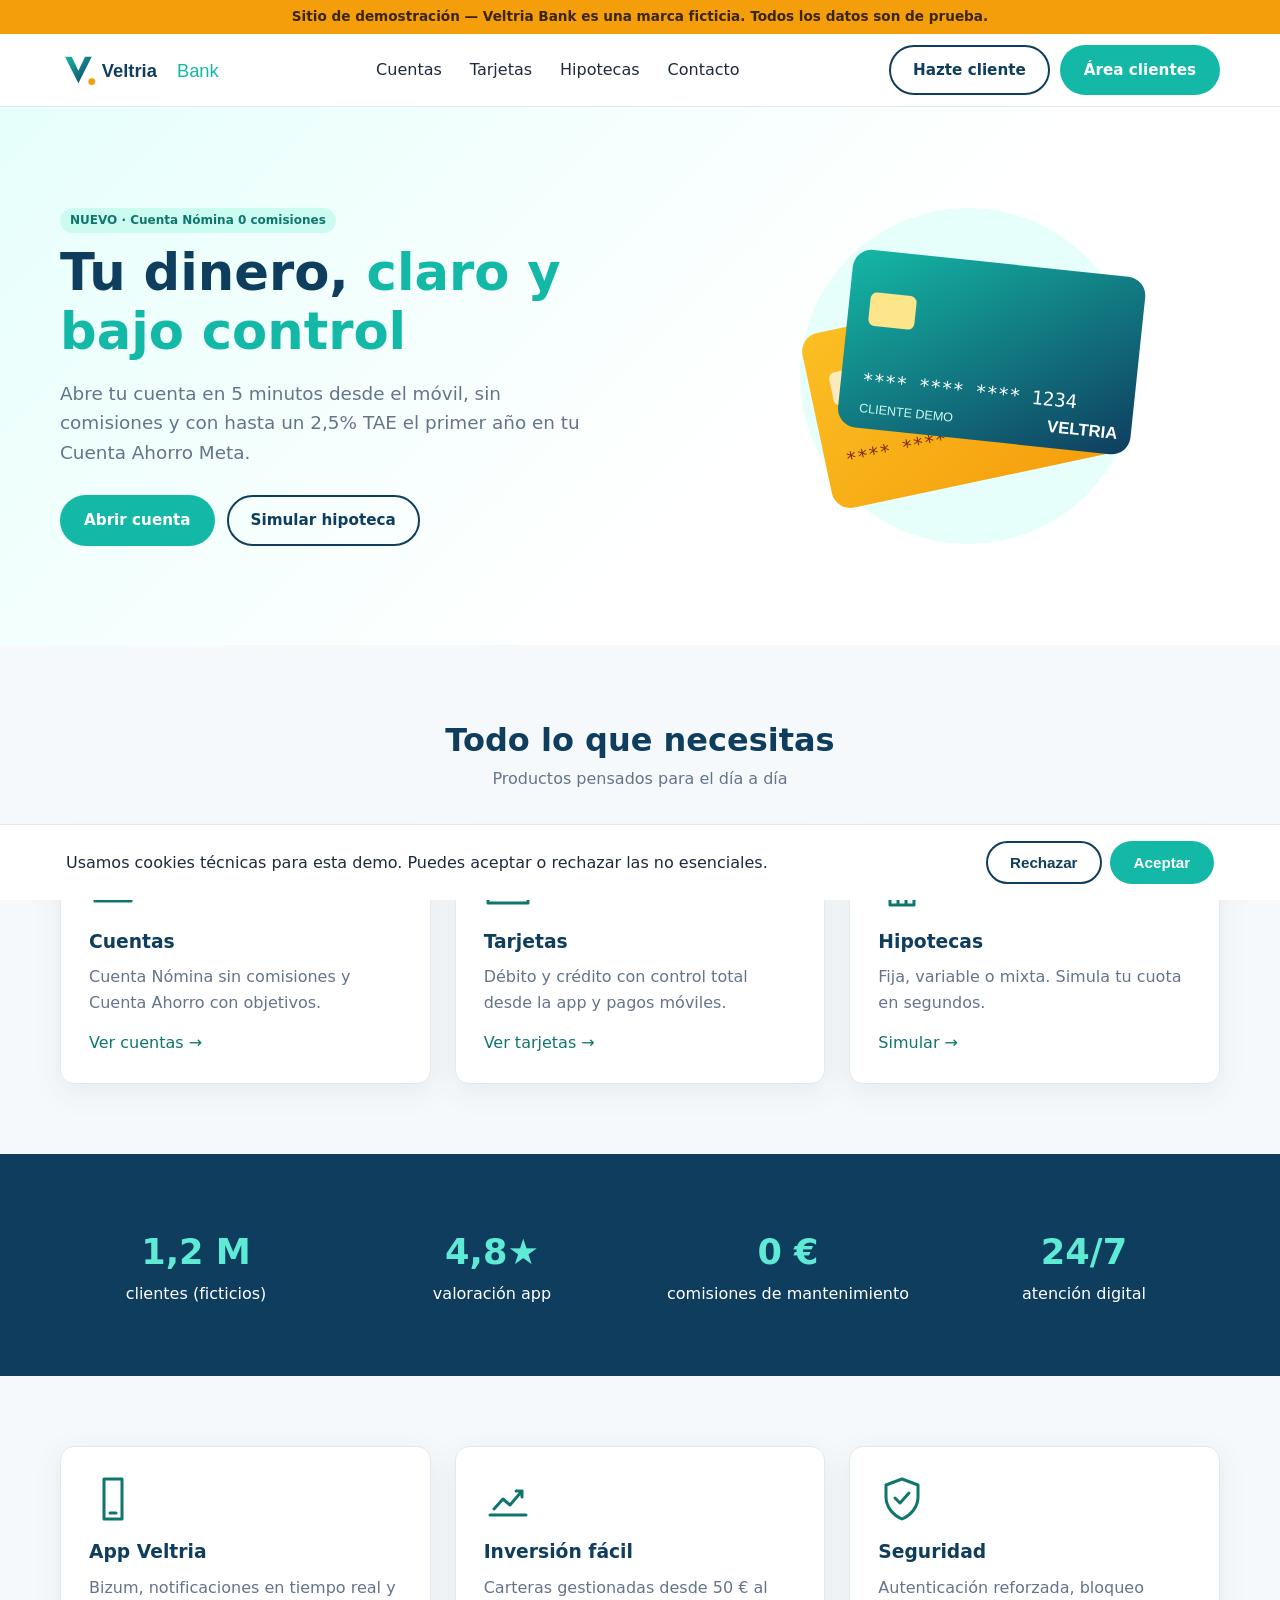
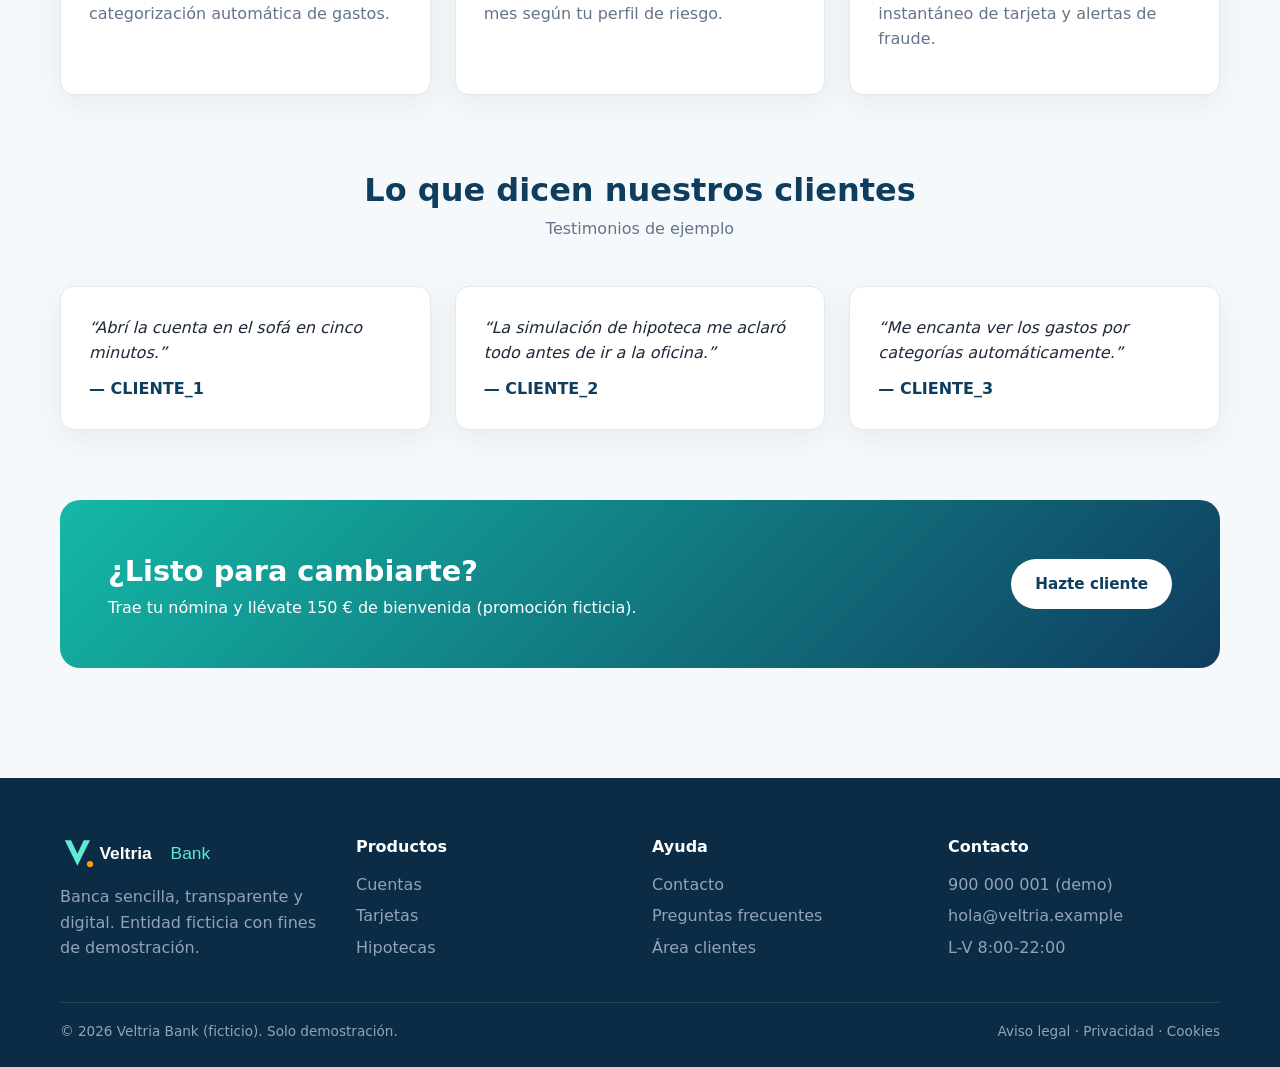
<file: index.html>
<!DOCTYPE html>
<html lang="es">
<head>
<meta charset="UTF-8">
<meta name="viewport" content="width=device-width, initial-scale=1.0">
<title>Inicio | Veltria Bank (demo)</title>
<link rel="icon" href="images/favicon.svg" type="image/svg+xml">
<link rel="stylesheet" href="css/styles.css">
</head>
<body>
<div class="demo-banner">Sitio de demostración — Veltria Bank es una marca ficticia. Todos los datos son de prueba.</div>
<header><div class="container nav">
  <a class="logo" href="index.html"><img src="images/logo.svg" alt="Veltria Bank"></a>
  <ul><li><a href="html/cuentas.html">Cuentas</a></li><li><a href="html/tarjetas.html">Tarjetas</a></li><li><a href="html/hipotecas.html">Hipotecas</a></li><li><a href="html/contacto.html">Contacto</a></li></ul>
  <div class="nav-actions">
    <a class="btn btn-outline" href="html/contacto.html">Hazte cliente</a>
    <a class="btn btn-primary" href="html/login.html">Área clientes</a>
    <button class="menu-toggle" aria-label="Menú">☰</button>
  </div>
</div></header>

<section class="hero"><div class="container">
  <div><span class="tag">NUEVO · Cuenta Nómina 0 comisiones</span>
  <h1>Tu dinero, <span>claro y bajo control</span></h1>
  <p>Abre tu cuenta en 5 minutos desde el móvil, sin comisiones y con hasta un 2,5% TAE el primer año en tu Cuenta Ahorro Meta.</p>
  <div class="cta"><a class="btn btn-primary" href="html/cuentas.html">Abrir cuenta</a><a class="btn btn-outline" href="html/hipotecas.html">Simular hipoteca</a></div></div>
  <img src="images/hero.svg" alt="Tarjetas Veltria">
</div></section>
<section><div class="container">
  <div class="section-title"><h2>Todo lo que necesitas</h2><p>Productos pensados para el día a día</p></div>
  <div class="grid grid-3">
    <div class="card"><img class="icon" src="images/icon-cuenta.svg" alt=""><h3>Cuentas</h3><p>Cuenta Nómina sin comisiones y Cuenta Ahorro con objetivos.</p><a href="html/cuentas.html">Ver cuentas →</a></div>
    <div class="card"><img class="icon" src="images/icon-tarjeta.svg" alt=""><h3>Tarjetas</h3><p>Débito y crédito con control total desde la app y pagos móviles.</p><a href="html/tarjetas.html">Ver tarjetas →</a></div>
    <div class="card"><img class="icon" src="images/icon-casa.svg" alt=""><h3>Hipotecas</h3><p>Fija, variable o mixta. Simula tu cuota en segundos.</p><a href="html/hipotecas.html">Simular →</a></div>
  </div>
</div></section>
<section class="stats"><div class="container grid grid-4">
  <div><strong>1,2 M</strong>clientes (ficticios)</div><div><strong>4,8★</strong>valoración app</div><div><strong>0 €</strong>comisiones de mantenimiento</div><div><strong>24/7</strong>atención digital</div>
</div></section>
<section><div class="container grid grid-3">
  <div class="card"><img class="icon" src="images/icon-movil.svg" alt=""><h3>App Veltria</h3><p>Bizum, notificaciones en tiempo real y categorización automática de gastos.</p></div>
  <div class="card"><img class="icon" src="images/icon-grafico.svg" alt=""><h3>Inversión fácil</h3><p>Carteras gestionadas desde 50 € al mes según tu perfil de riesgo.</p></div>
  <div class="card"><img class="icon" src="images/icon-escudo.svg" alt=""><h3>Seguridad</h3><p>Autenticación reforzada, bloqueo instantáneo de tarjeta y alertas de fraude.</p></div>
</div></section>
<section style="padding-top:0"><div class="container">
  <div class="section-title"><h2>Lo que dicen nuestros clientes</h2><p>Testimonios de ejemplo</p></div>
  <div class="grid grid-3">
    <blockquote class="card testimonial">“Abrí la cuenta en el sofá en cinco minutos.”<footer>— CLIENTE_1</footer></blockquote>
    <blockquote class="card testimonial">“La simulación de hipoteca me aclaró todo antes de ir a la oficina.”<footer>— CLIENTE_2</footer></blockquote>
    <blockquote class="card testimonial">“Me encanta ver los gastos por categorías automáticamente.”<footer>— CLIENTE_3</footer></blockquote>
  </div>
</div></section>
<section style="padding-top:0"><div class="container cta-band">
  <div><h2>¿Listo para cambiarte?</h2><p>Trae tu nómina y llévate 150 € de bienvenida (promoción ficticia).</p></div>
  <a class="btn btn-light" href="html/contacto.html">Hazte cliente</a>
</div></section>

<footer class="site"><div class="container">
  <div class="grid grid-4">
    <div><img src="images/logo-white.svg" alt="Veltria Bank" style="height:38px;margin-bottom:12px"><p>Banca sencilla, transparente y digital. Entidad ficticia con fines de demostración.</p></div>
    <div><h4>Productos</h4><ul><li><a href="html/cuentas.html">Cuentas</a></li><li><a href="html/tarjetas.html">Tarjetas</a></li><li><a href="html/hipotecas.html">Hipotecas</a></li></ul></div>
    <div><h4>Ayuda</h4><ul><li><a href="html/contacto.html">Contacto</a></li><li><a href="html/contacto.html#faq">Preguntas frecuentes</a></li><li><a href="html/login.html">Área clientes</a></li></ul></div>
    <div><h4>Contacto</h4><ul><li>900 000 001 (demo)</li><li>hola@veltria.example</li><li>L-V 8:00-22:00</li></ul></div>
  </div>
  <div class="bottom"><span>© <span class="year"></span> Veltria Bank (ficticio). Solo demostración.</span><span>Aviso legal · Privacidad · Cookies</span></div>
</div></footer>
<div class="cookie"><div class="container"><span>Usamos cookies técnicas para esta demo. Puedes aceptar o rechazar las no esenciales.</span>
<div style="display:flex;gap:8px"><button class="btn btn-outline" data-msg="Cookies no esenciales rechazadas">Rechazar</button><button class="btn btn-primary" data-msg="Preferencias guardadas">Aceptar</button></div></div></div>
<script src="js/data.js"></script>
<script src="js/main.js"></script>
</body>
</html>
</file>
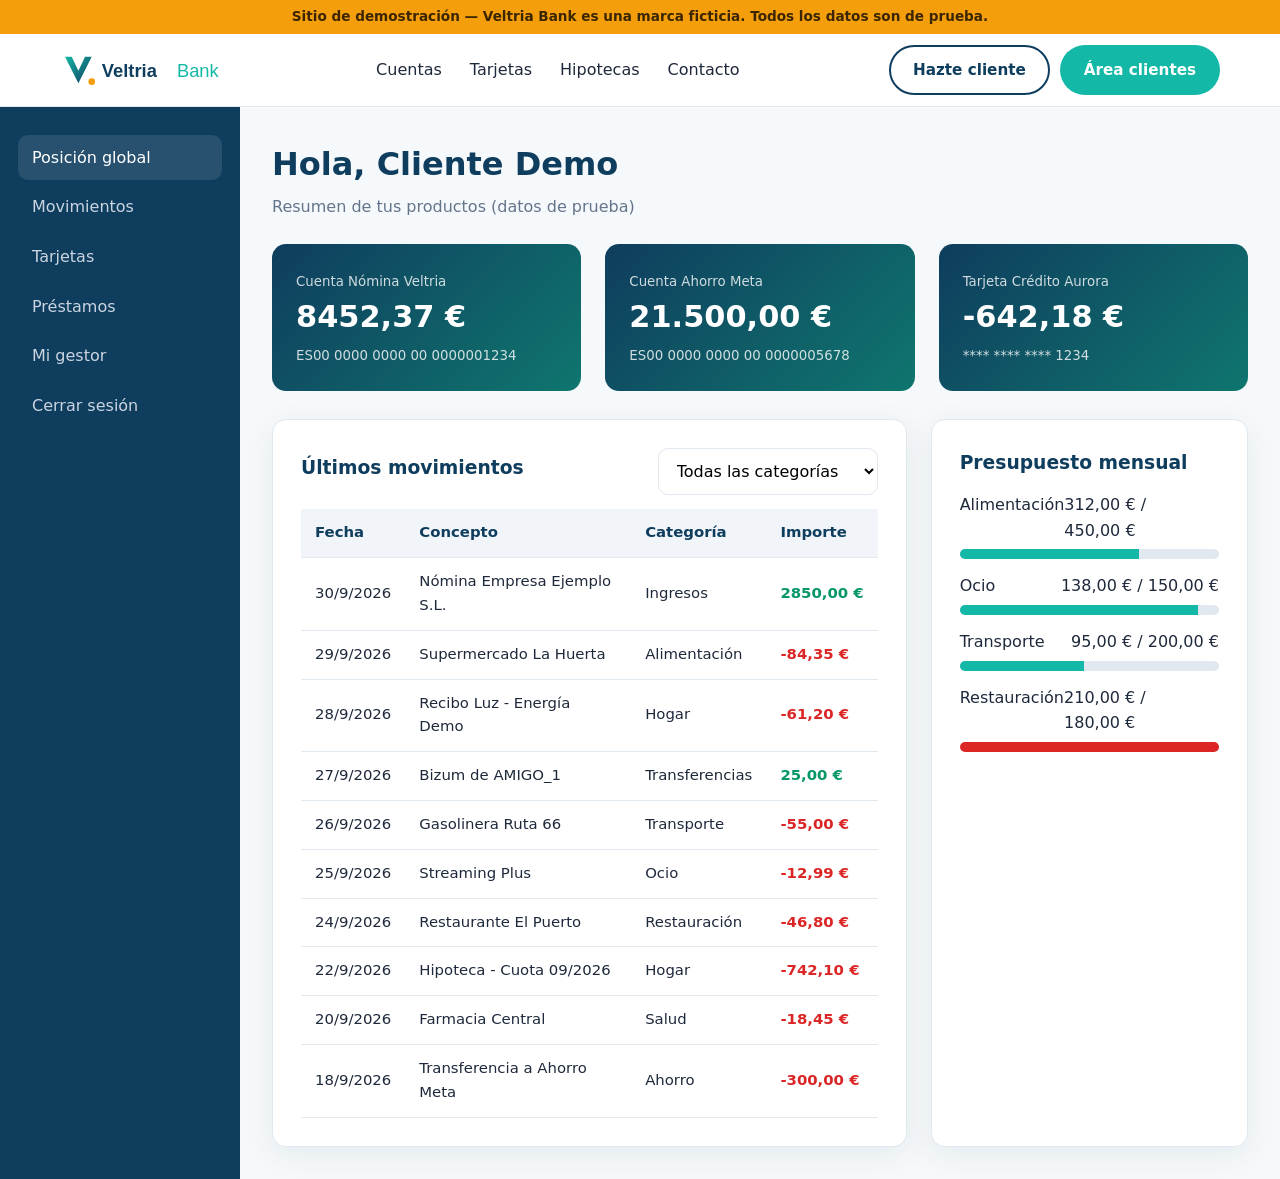
<file: html/area-clientes.html>
<!DOCTYPE html>
<html lang="es">
<head>
<meta charset="UTF-8">
<meta name="viewport" content="width=device-width, initial-scale=1.0">
<title>Mi posición | Veltria Bank (demo)</title>
<link rel="icon" href="../images/favicon.svg" type="image/svg+xml">
<link rel="stylesheet" href="../css/styles.css">
</head>
<body>
<div class="demo-banner">Sitio de demostración — Veltria Bank es una marca ficticia. Todos los datos son de prueba.</div>
<header><div class="container nav">
  <a class="logo" href="../index.html"><img src="../images/logo.svg" alt="Veltria Bank"></a>
  <ul><li><a href="cuentas.html">Cuentas</a></li><li><a href="tarjetas.html">Tarjetas</a></li><li><a href="hipotecas.html">Hipotecas</a></li><li><a href="contacto.html">Contacto</a></li></ul>
  <div class="nav-actions">
    <a class="btn btn-outline" href="contacto.html">Hazte cliente</a>
    <a class="btn btn-primary" href="login.html">Área clientes</a>
    <button class="menu-toggle" aria-label="Menú">☰</button>
  </div>
</div></header>

<div class="dash" id="dash">
  <nav class="sidebar"><a class="active" href="#">Posición global</a><a href="#movs">Movimientos</a><a href="tarjetas.html">Tarjetas</a><a href="hipotecas.html">Préstamos</a><a href="contacto.html">Mi gestor</a><a href="../index.html">Cerrar sesión</a></nav>
  <main class="dash-main">
    <h1 id="saludo">Hola</h1><p style="color:var(--muted);margin-bottom:24px">Resumen de tus productos (datos de prueba)</p>
    <div id="cuentas" class="grid grid-3" style="margin-bottom:28px"></div>
    <div class="grid" style="grid-template-columns:2fr 1fr">
      <div class="card"><div style="display:flex;justify-content:space-between;align-items:center;margin-bottom:14px;gap:10px"><h3>Últimos movimientos</h3><select id="filtro" style="max-width:220px"></select></div>
        <div style="overflow-x:auto"><table id="movs"><thead><tr><th>Fecha</th><th>Concepto</th><th>Categoría</th><th>Importe</th></tr></thead><tbody></tbody></table></div></div>
      <div class="card"><h3>Presupuesto mensual</h3><div id="presupuesto" style="margin-top:14px"></div></div>
    </div>
  </main>
</div>

<script src="../js/data.js"></script>
<script src="../js/main.js"></script>
</body>
</html>
</file>
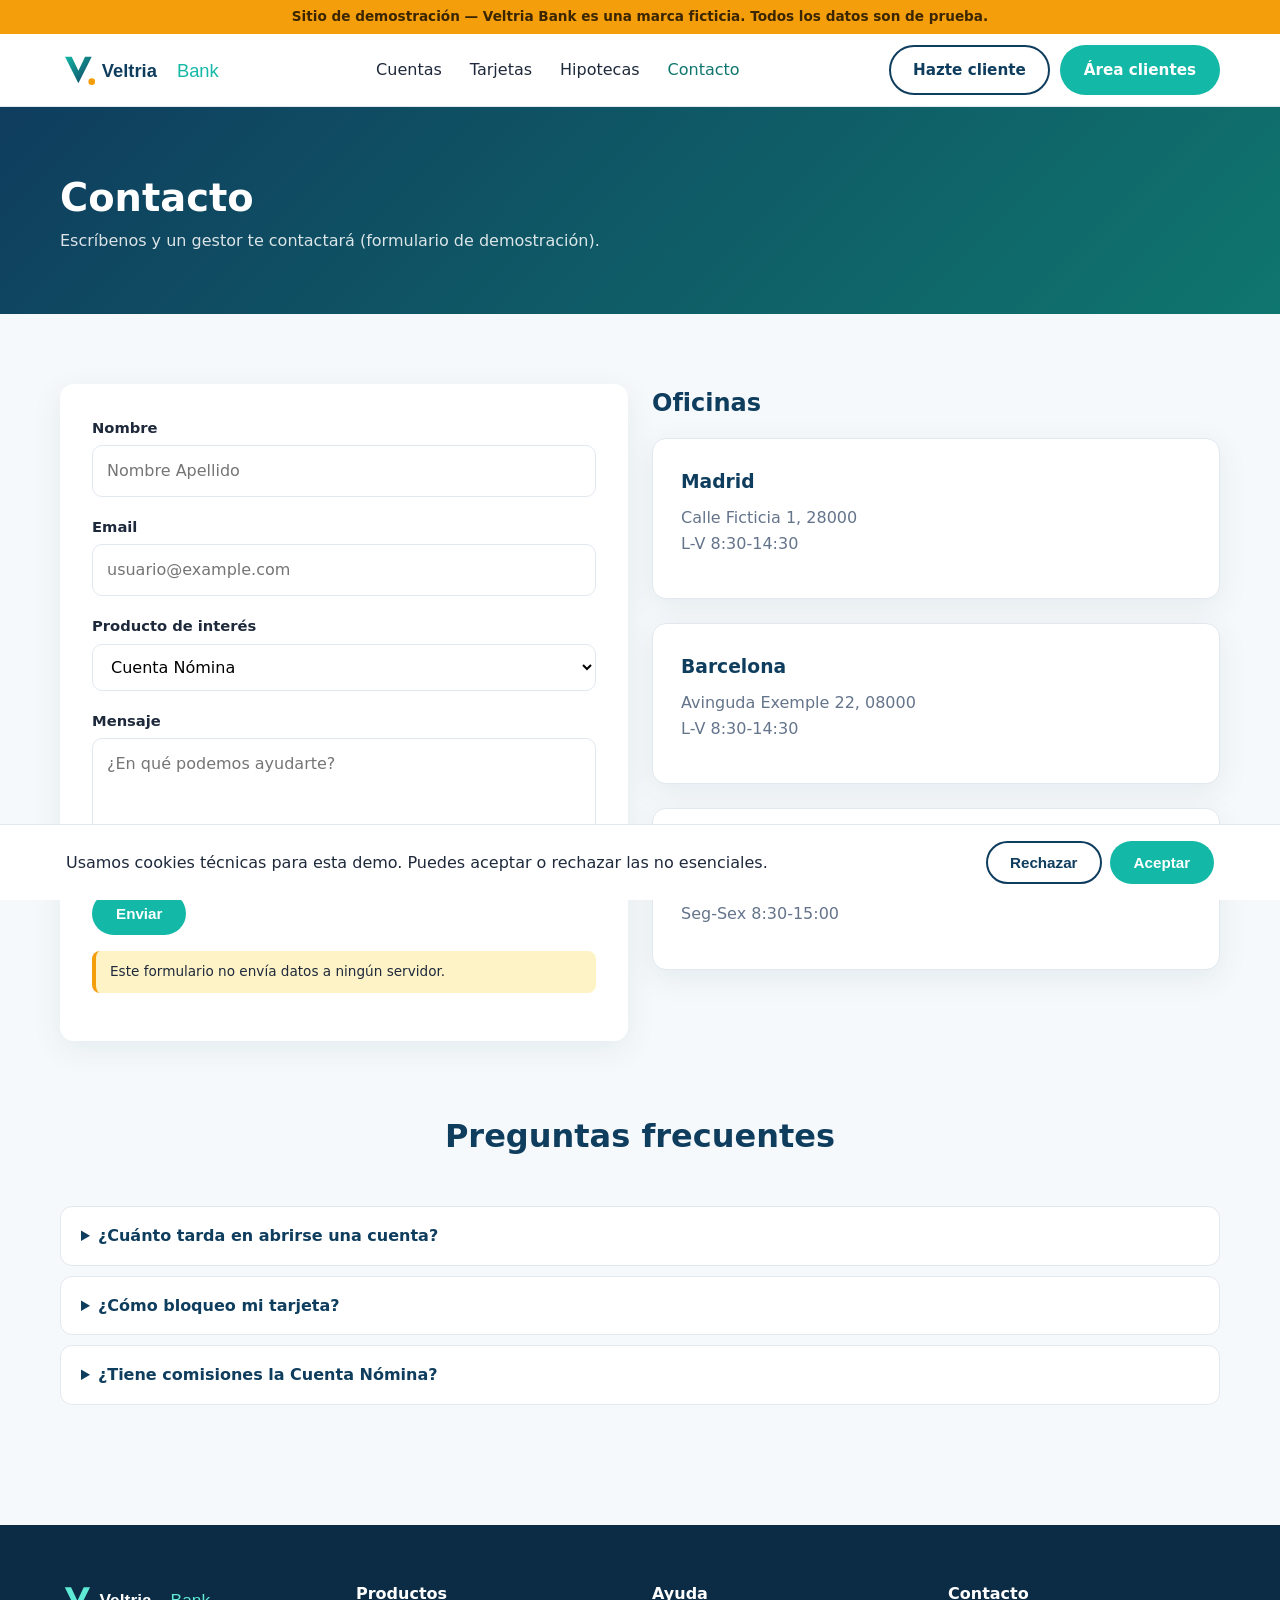
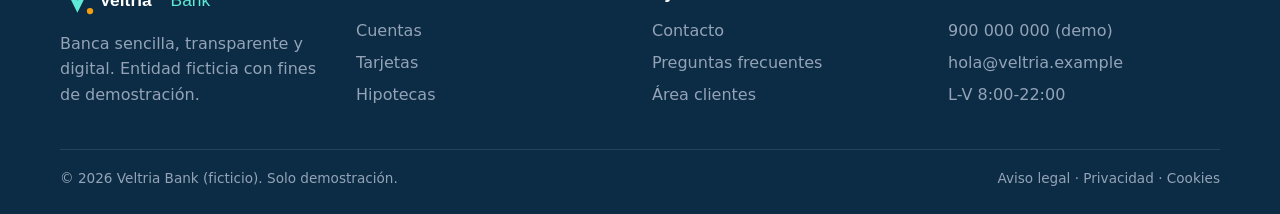
<file: html/contacto.html>
<!DOCTYPE html>
<html lang="es">
<head>
<meta charset="UTF-8">
<meta name="viewport" content="width=device-width, initial-scale=1.0">
<title>Contacto | Veltria Bank (demo)</title>
<link rel="icon" href="../images/favicon.svg" type="image/svg+xml">
<link rel="stylesheet" href="../css/styles.css">
</head>
<body>
<div class="demo-banner">Sitio de demostración — Veltria Bank es una marca ficticia. Todos los datos son de prueba.</div>
<header><div class="container nav">
  <a class="logo" href="../index.html"><img src="../images/logo.svg" alt="Veltria Bank"></a>
  <ul><li><a href="cuentas.html">Cuentas</a></li><li><a href="tarjetas.html">Tarjetas</a></li><li><a href="hipotecas.html">Hipotecas</a></li><li><a href="contacto.html" class="active">Contacto</a></li></ul>
  <div class="nav-actions">
    <a class="btn btn-outline" href="contacto.html">Hazte cliente</a>
    <a class="btn btn-primary" href="login.html">Área clientes</a>
    <button class="menu-toggle" aria-label="Menú">☰</button>
  </div>
</div></header>

<section class="page-hero"><div class="container"><h1>Contacto</h1><p>Escríbenos y un gestor te contactará (formulario de demostración).</p></div></section>
<section><div class="container grid grid-2">
  <form class="calc" data-demo="contacto">
    <div class="form-row"><label for="n">Nombre</label><input id="n" placeholder="Nombre Apellido" required></div>
    <div class="form-row"><label for="e">Email</label><input id="e" type="email" placeholder="usuario@example.com" required></div>
    <div class="form-row"><label for="p">Producto de interés</label><select id="p"><option>Cuenta Nómina</option><option>Cuenta Ahorro Meta</option><option>Tarjeta Crédito Aurora</option><option>Hipoteca</option></select></div>
    <div class="form-row"><label for="m">Mensaje</label><textarea id="m" rows="4" placeholder="¿En qué podemos ayudarte?"></textarea></div>
    <button class="btn btn-primary" type="submit">Enviar</button>
    <div class="note">Este formulario no envía datos a ningún servidor.</div>
  </form>
  <div><h2 style="color:var(--navy);margin-bottom:16px">Oficinas</h2><div id="oficinas" class="grid"></div></div>
</div></section>
<section id="faq" style="padding-top:0"><div class="container faq">
  <div class="section-title"><h2>Preguntas frecuentes</h2></div>
  <details><summary>¿Cuánto tarda en abrirse una cuenta?</summary><p>Unos 5 minutos desde la app con verificación por vídeo (proceso ficticio).</p></details>
  <details><summary>¿Cómo bloqueo mi tarjeta?</summary><p>Desde la app: Tarjetas → Bloquear. El bloqueo es inmediato y reversible.</p></details>
  <details><summary>¿Tiene comisiones la Cuenta Nómina?</summary><p>No, 0 € de mantenimiento y transferencias SEPA gratuitas.</p></details>
</div></section>

<footer class="site"><div class="container">
  <div class="grid grid-4">
    <div><img src="../images/logo-white.svg" alt="Veltria Bank" style="height:38px;margin-bottom:12px"><p>Banca sencilla, transparente y digital. Entidad ficticia con fines de demostración.</p></div>
    <div><h4>Productos</h4><ul><li><a href="cuentas.html">Cuentas</a></li><li><a href="tarjetas.html">Tarjetas</a></li><li><a href="hipotecas.html">Hipotecas</a></li></ul></div>
    <div><h4>Ayuda</h4><ul><li><a href="contacto.html">Contacto</a></li><li><a href="contacto.html#faq">Preguntas frecuentes</a></li><li><a href="login.html">Área clientes</a></li></ul></div>
    <div><h4>Contacto</h4><ul><li>900 000 000 (demo)</li><li>hola@veltria.example</li><li>L-V 8:00-22:00</li></ul></div>
  </div>
  <div class="bottom"><span>© <span class="year"></span> Veltria Bank (ficticio). Solo demostración.</span><span>Aviso legal · Privacidad · Cookies</span></div>
</div></footer>
<div class="cookie"><div class="container"><span>Usamos cookies técnicas para esta demo. Puedes aceptar o rechazar las no esenciales.</span>
<div style="display:flex;gap:8px"><button class="btn btn-outline" data-msg="Cookies no esenciales rechazadas">Rechazar</button><button class="btn btn-primary" data-msg="Preferencias guardadas">Aceptar</button></div></div></div>
<script src="../js/data.js"></script>
<script src="../js/main.js"></script>
</body>
</html>
</file>
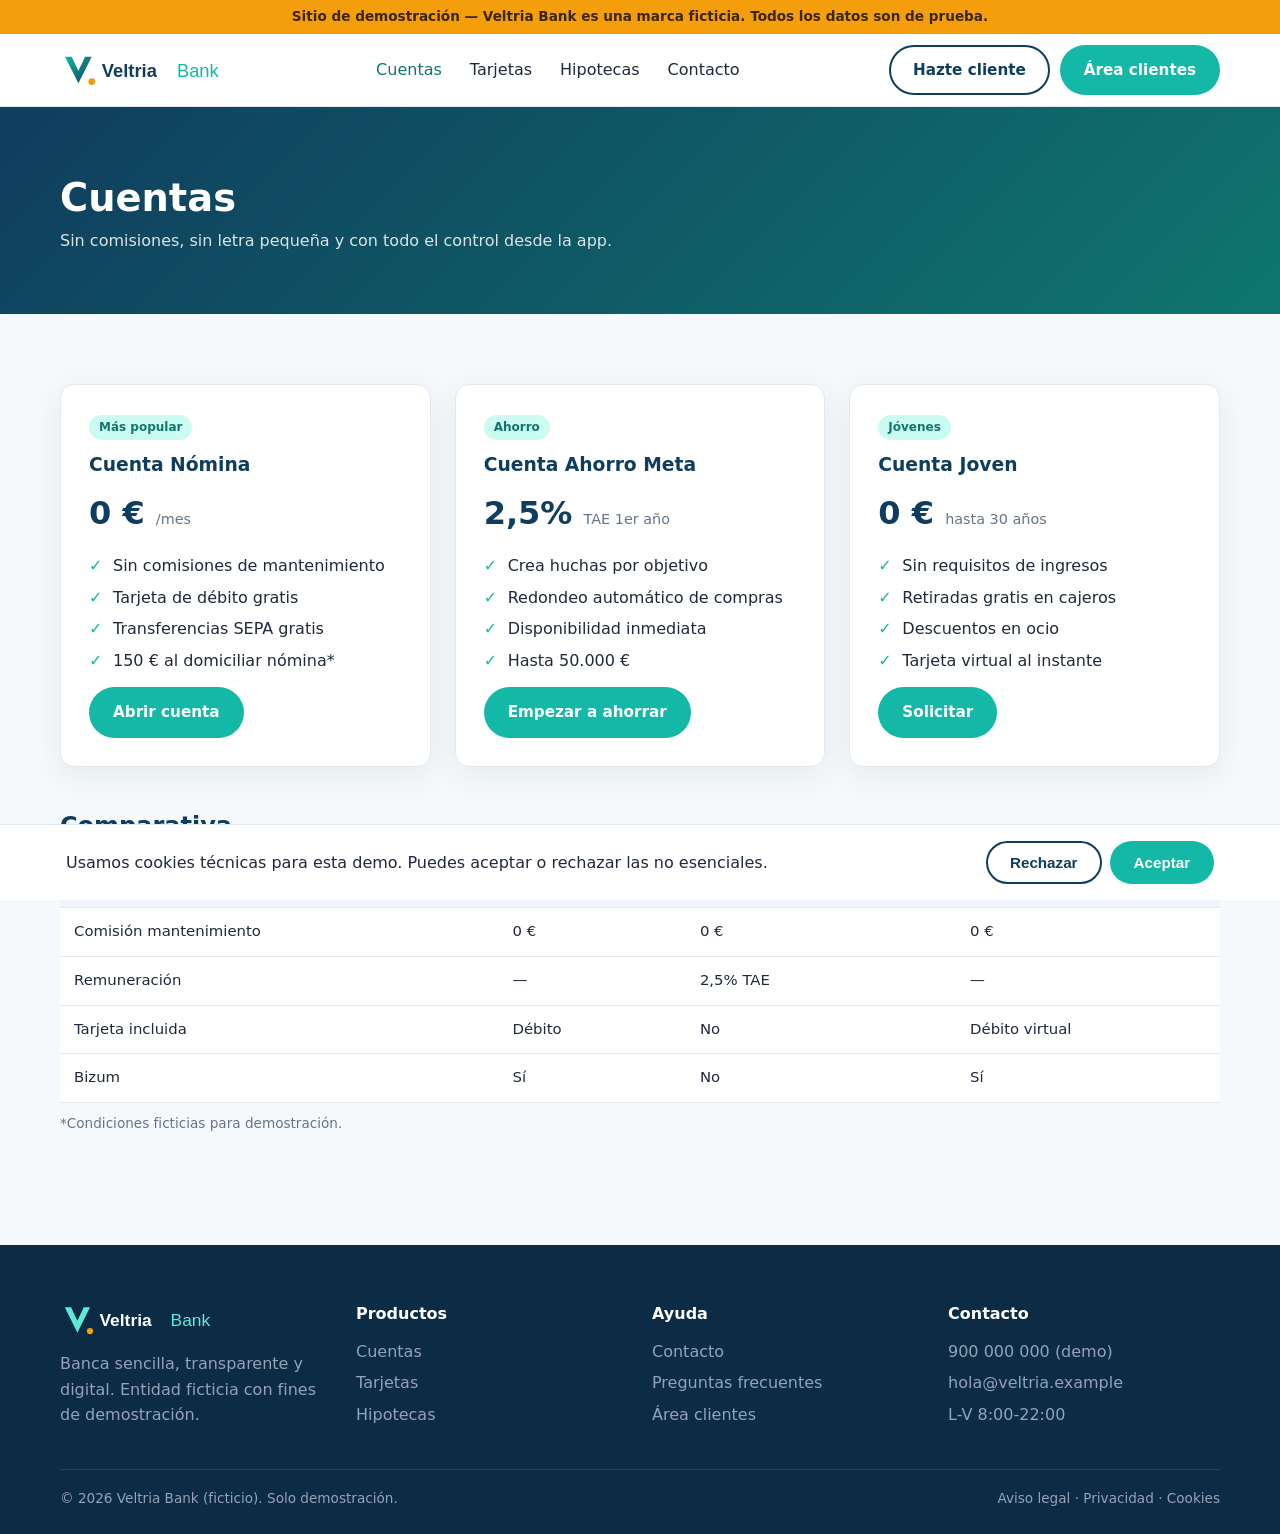
<file: html/cuentas.html>
<!DOCTYPE html>
<html lang="es">
<head>
<meta charset="UTF-8">
<meta name="viewport" content="width=device-width, initial-scale=1.0">
<title>Cuentas | Veltria Bank (demo)</title>
<link rel="icon" href="../images/favicon.svg" type="image/svg+xml">
<link rel="stylesheet" href="../css/styles.css">
</head>
<body>
<div class="demo-banner">Sitio de demostración — Veltria Bank es una marca ficticia. Todos los datos son de prueba.</div>
<header><div class="container nav">
  <a class="logo" href="../index.html"><img src="../images/logo.svg" alt="Veltria Bank"></a>
  <ul><li><a href="cuentas.html" class="active">Cuentas</a></li><li><a href="tarjetas.html">Tarjetas</a></li><li><a href="hipotecas.html">Hipotecas</a></li><li><a href="contacto.html">Contacto</a></li></ul>
  <div class="nav-actions">
    <a class="btn btn-outline" href="contacto.html">Hazte cliente</a>
    <a class="btn btn-primary" href="login.html">Área clientes</a>
    <button class="menu-toggle" aria-label="Menú">☰</button>
  </div>
</div></header>

<section class="page-hero"><div class="container"><h1>Cuentas</h1><p>Sin comisiones, sin letra pequeña y con todo el control desde la app.</p></div></section>
<section><div class="container grid grid-3">
  <div class="card"><span class="tag">Más popular</span><h3>Cuenta Nómina</h3><div class="price">0 € <small>/mes</small></div>
   <ul class="check"><li>Sin comisiones de mantenimiento</li><li>Tarjeta de débito gratis</li><li>Transferencias SEPA gratis</li><li>150 € al domiciliar nómina*</li></ul><a class="btn btn-primary" href="contacto.html">Abrir cuenta</a></div>
  <div class="card"><span class="tag">Ahorro</span><h3>Cuenta Ahorro Meta</h3><div class="price">2,5% <small>TAE 1er año</small></div>
   <ul class="check"><li>Crea huchas por objetivo</li><li>Redondeo automático de compras</li><li>Disponibilidad inmediata</li><li>Hasta 50.000 €</li></ul><a class="btn btn-primary" href="contacto.html">Empezar a ahorrar</a></div>
  <div class="card"><span class="tag">Jóvenes</span><h3>Cuenta Joven</h3><div class="price">0 € <small>hasta 30 años</small></div>
   <ul class="check"><li>Sin requisitos de ingresos</li><li>Retiradas gratis en cajeros</li><li>Descuentos en ocio</li><li>Tarjeta virtual al instante</li></ul><a class="btn btn-primary" href="contacto.html">Solicitar</a></div>
</div>
<div class="container" style="margin-top:40px"><h2 style="color:var(--navy);margin-bottom:14px">Comparativa</h2>
<table><thead><tr><th></th><th>Nómina</th><th>Ahorro Meta</th><th>Joven</th></tr></thead><tbody>
<tr><td>Comisión mantenimiento</td><td>0 €</td><td>0 €</td><td>0 €</td></tr>
<tr><td>Remuneración</td><td>—</td><td>2,5% TAE</td><td>—</td></tr>
<tr><td>Tarjeta incluida</td><td>Débito</td><td>No</td><td>Débito virtual</td></tr>
<tr><td>Bizum</td><td>Sí</td><td>No</td><td>Sí</td></tr></tbody></table>
<p style="color:var(--muted);font-size:.85rem;margin-top:10px">*Condiciones ficticias para demostración.</p></div></section>

<footer class="site"><div class="container">
  <div class="grid grid-4">
    <div><img src="../images/logo-white.svg" alt="Veltria Bank" style="height:38px;margin-bottom:12px"><p>Banca sencilla, transparente y digital. Entidad ficticia con fines de demostración.</p></div>
    <div><h4>Productos</h4><ul><li><a href="cuentas.html">Cuentas</a></li><li><a href="tarjetas.html">Tarjetas</a></li><li><a href="hipotecas.html">Hipotecas</a></li></ul></div>
    <div><h4>Ayuda</h4><ul><li><a href="contacto.html">Contacto</a></li><li><a href="contacto.html#faq">Preguntas frecuentes</a></li><li><a href="login.html">Área clientes</a></li></ul></div>
    <div><h4>Contacto</h4><ul><li>900 000 000 (demo)</li><li>hola@veltria.example</li><li>L-V 8:00-22:00</li></ul></div>
  </div>
  <div class="bottom"><span>© <span class="year"></span> Veltria Bank (ficticio). Solo demostración.</span><span>Aviso legal · Privacidad · Cookies</span></div>
</div></footer>
<div class="cookie"><div class="container"><span>Usamos cookies técnicas para esta demo. Puedes aceptar o rechazar las no esenciales.</span>
<div style="display:flex;gap:8px"><button class="btn btn-outline" data-msg="Cookies no esenciales rechazadas">Rechazar</button><button class="btn btn-primary" data-msg="Preferencias guardadas">Aceptar</button></div></div></div>
<script src="../js/data.js"></script>
<script src="../js/main.js"></script>
</body>
</html>
</file>
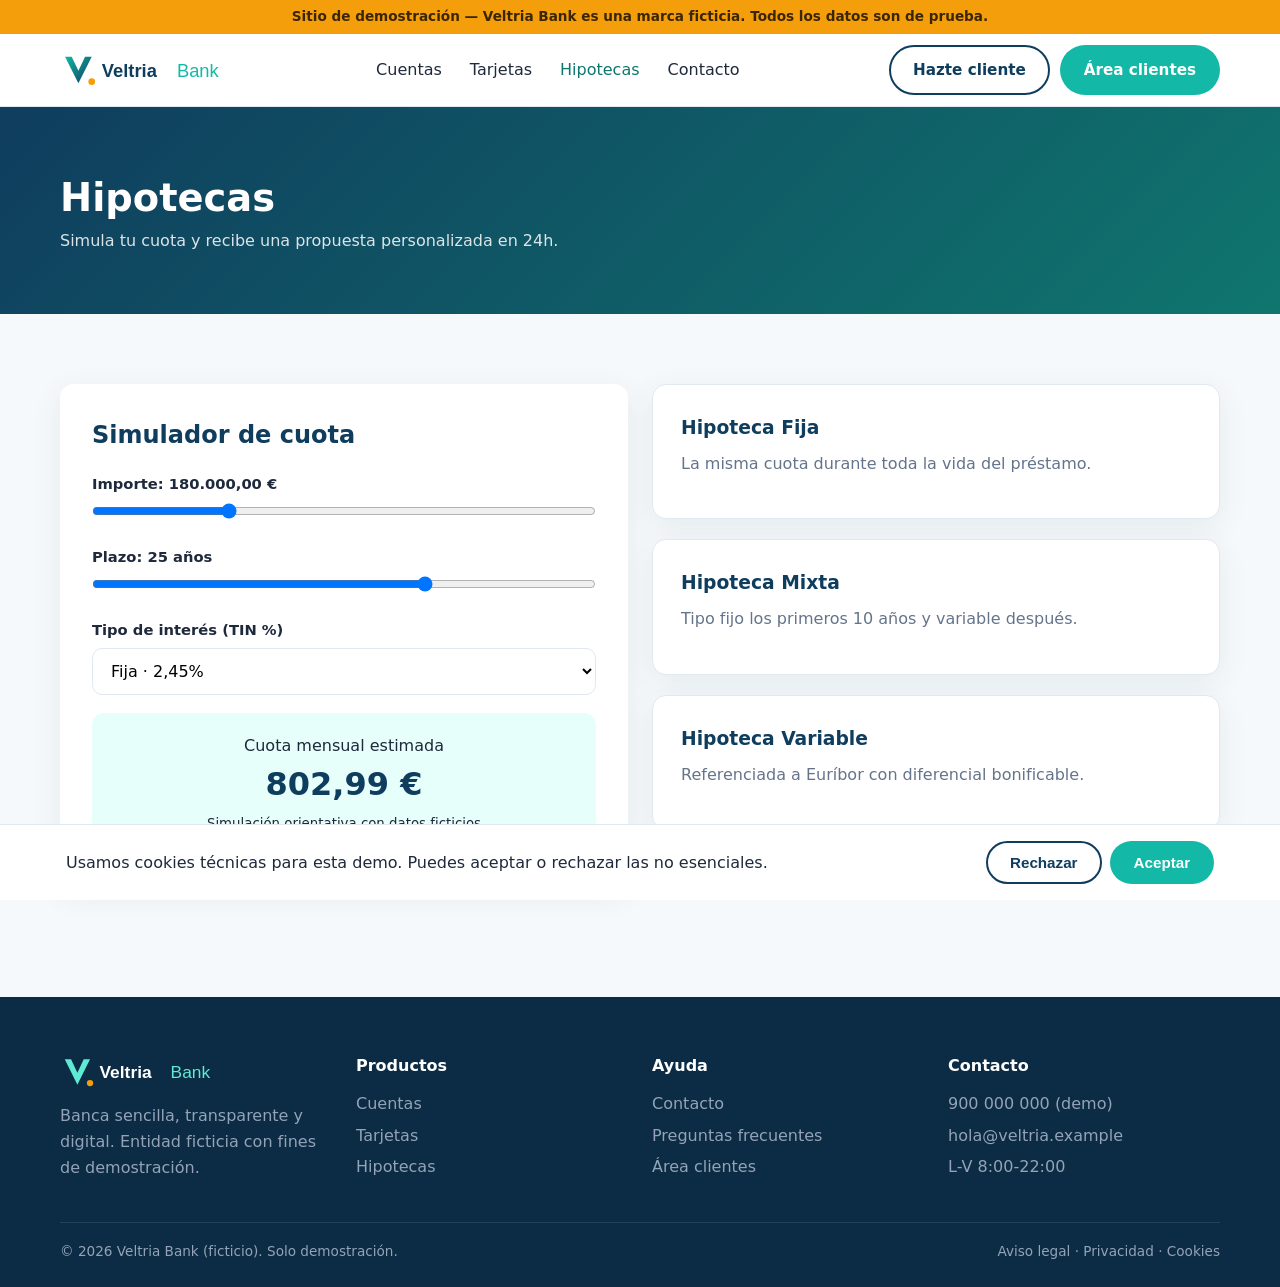
<file: html/hipotecas.html>
<!DOCTYPE html>
<html lang="es">
<head>
<meta charset="UTF-8">
<meta name="viewport" content="width=device-width, initial-scale=1.0">
<title>Hipotecas | Veltria Bank (demo)</title>
<link rel="icon" href="../images/favicon.svg" type="image/svg+xml">
<link rel="stylesheet" href="../css/styles.css">
</head>
<body>
<div class="demo-banner">Sitio de demostración — Veltria Bank es una marca ficticia. Todos los datos son de prueba.</div>
<header><div class="container nav">
  <a class="logo" href="../index.html"><img src="../images/logo.svg" alt="Veltria Bank"></a>
  <ul><li><a href="cuentas.html">Cuentas</a></li><li><a href="tarjetas.html">Tarjetas</a></li><li><a href="hipotecas.html" class="active">Hipotecas</a></li><li><a href="contacto.html">Contacto</a></li></ul>
  <div class="nav-actions">
    <a class="btn btn-outline" href="contacto.html">Hazte cliente</a>
    <a class="btn btn-primary" href="login.html">Área clientes</a>
    <button class="menu-toggle" aria-label="Menú">☰</button>
  </div>
</div></header>

<section class="page-hero"><div class="container"><h1>Hipotecas</h1><p>Simula tu cuota y recibe una propuesta personalizada en 24h.</p></div></section>
<section><div class="container grid grid-2">
  <div class="calc" data-calc>
    <h2 style="color:var(--navy);margin-bottom:18px">Simulador de cuota</h2>
    <div class="form-row"><label for="importe">Importe: <span id="lbl-importe"></span></label><input type="range" id="importe" min="30000" max="600000" step="5000" value="180000"></div>
    <div class="form-row"><label for="plazo">Plazo: <span id="lbl-plazo"></span></label><input type="range" id="plazo" min="5" max="35" value="25"></div>
    <div class="form-row"><label for="tin">Tipo de interés (TIN %)</label><select id="tin"><option value="2.45">Fija · 2,45%</option><option value="2.10">Mixta · 2,10% (estimado)</option><option value="3.05">Variable · Euríbor+0,65 (≈3,05%)</option></select></div>
    <div class="result">Cuota mensual estimada<br><strong id="cuota">—</strong><br><small>Simulación orientativa con datos ficticios</small></div>
  </div>
  <div>
    <div class="card" style="margin-bottom:20px"><h3>Hipoteca Fija</h3><p>La misma cuota durante toda la vida del préstamo.</p></div>
    <div class="card" style="margin-bottom:20px"><h3>Hipoteca Mixta</h3><p>Tipo fijo los primeros 10 años y variable después.</p></div>
    <div class="card"><h3>Hipoteca Variable</h3><p>Referenciada a Euríbor con diferencial bonificable.</p></div>
  </div>
</div></section>

<footer class="site"><div class="container">
  <div class="grid grid-4">
    <div><img src="../images/logo-white.svg" alt="Veltria Bank" style="height:38px;margin-bottom:12px"><p>Banca sencilla, transparente y digital. Entidad ficticia con fines de demostración.</p></div>
    <div><h4>Productos</h4><ul><li><a href="cuentas.html">Cuentas</a></li><li><a href="tarjetas.html">Tarjetas</a></li><li><a href="hipotecas.html">Hipotecas</a></li></ul></div>
    <div><h4>Ayuda</h4><ul><li><a href="contacto.html">Contacto</a></li><li><a href="contacto.html#faq">Preguntas frecuentes</a></li><li><a href="login.html">Área clientes</a></li></ul></div>
    <div><h4>Contacto</h4><ul><li>900 000 000 (demo)</li><li>hola@veltria.example</li><li>L-V 8:00-22:00</li></ul></div>
  </div>
  <div class="bottom"><span>© <span class="year"></span> Veltria Bank (ficticio). Solo demostración.</span><span>Aviso legal · Privacidad · Cookies</span></div>
</div></footer>
<div class="cookie"><div class="container"><span>Usamos cookies técnicas para esta demo. Puedes aceptar o rechazar las no esenciales.</span>
<div style="display:flex;gap:8px"><button class="btn btn-outline" data-msg="Cookies no esenciales rechazadas">Rechazar</button><button class="btn btn-primary" data-msg="Preferencias guardadas">Aceptar</button></div></div></div>
<script src="../js/data.js"></script>
<script src="../js/main.js"></script>
</body>
</html>
</file>
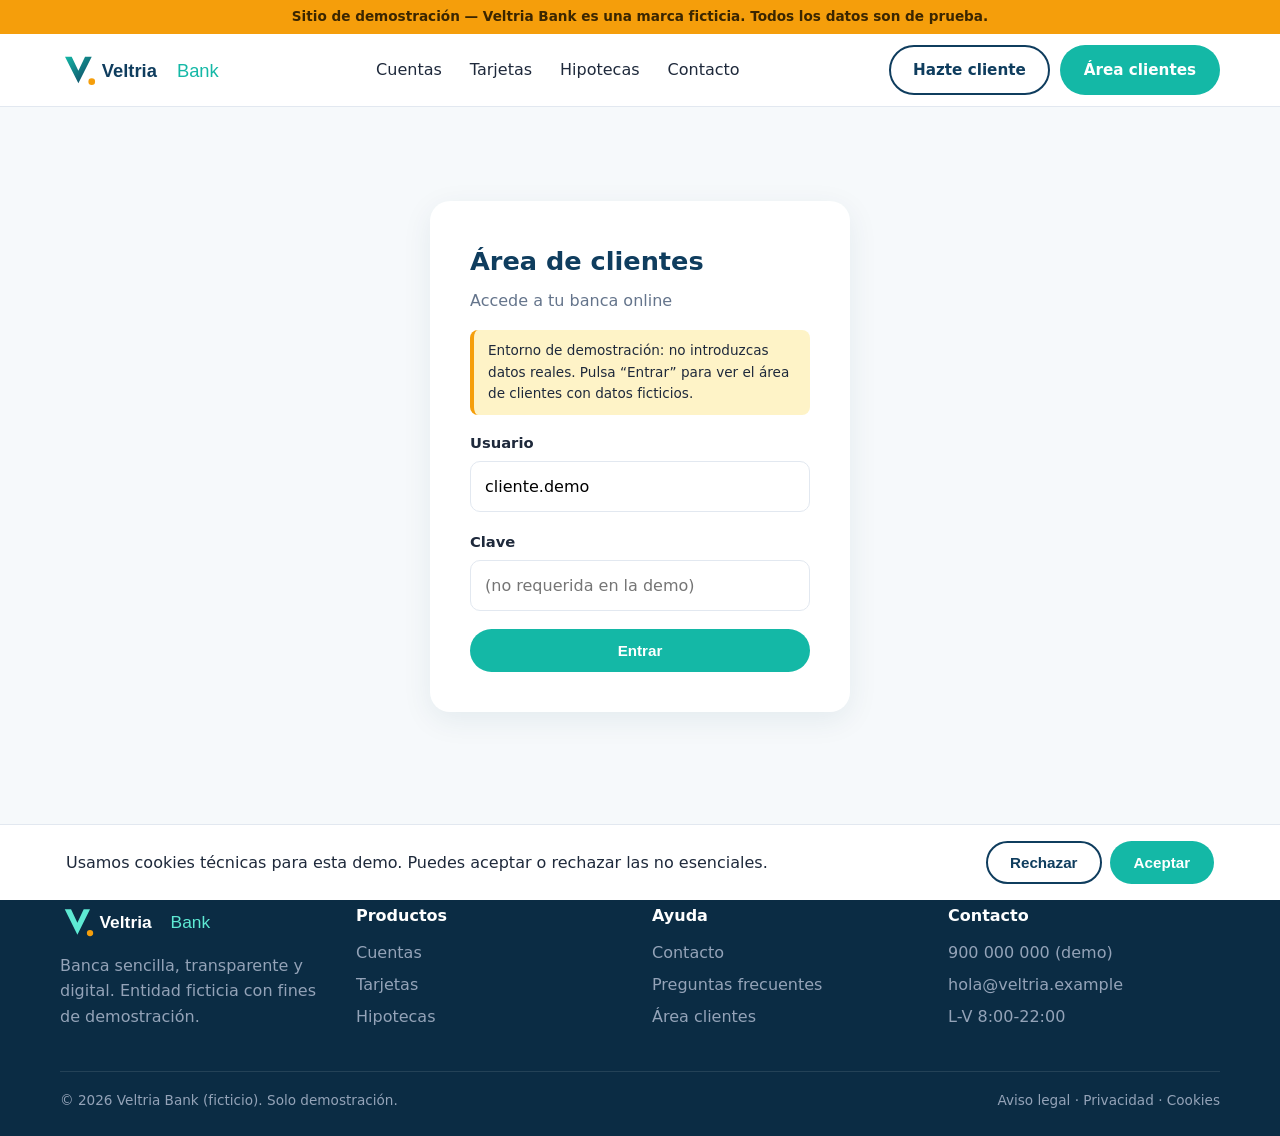
<file: html/login.html>
<!DOCTYPE html>
<html lang="es">
<head>
<meta charset="UTF-8">
<meta name="viewport" content="width=device-width, initial-scale=1.0">
<title>Acceso clientes | Veltria Bank (demo)</title>
<link rel="icon" href="../images/favicon.svg" type="image/svg+xml">
<link rel="stylesheet" href="../css/styles.css">
</head>
<body>
<div class="demo-banner">Sitio de demostración — Veltria Bank es una marca ficticia. Todos los datos son de prueba.</div>
<header><div class="container nav">
  <a class="logo" href="../index.html"><img src="../images/logo.svg" alt="Veltria Bank"></a>
  <ul><li><a href="cuentas.html">Cuentas</a></li><li><a href="tarjetas.html">Tarjetas</a></li><li><a href="hipotecas.html">Hipotecas</a></li><li><a href="contacto.html">Contacto</a></li></ul>
  <div class="nav-actions">
    <a class="btn btn-outline" href="contacto.html">Hazte cliente</a>
    <a class="btn btn-primary" href="login.html">Área clientes</a>
    <button class="menu-toggle" aria-label="Menú">☰</button>
  </div>
</div></header>

<div class="login-wrap"><form class="login-box" data-demo="login">
  <h1>Área de clientes</h1><p style="color:var(--muted)">Accede a tu banca online</p>
  <div class="note">Entorno de demostración: no introduzcas datos reales. Pulsa “Entrar” para ver el área de clientes con datos ficticios.</div>
  <div class="form-row"><label for="u">Usuario</label><input id="u" value="cliente.demo" autocomplete="off"></div>
  <div class="form-row"><label for="pw">Clave</label><input id="pw" type="password" placeholder="(no requerida en la demo)" autocomplete="off"></div>
  <button class="btn btn-primary" style="width:100%" type="submit">Entrar</button>
</form></div>

<footer class="site"><div class="container">
  <div class="grid grid-4">
    <div><img src="../images/logo-white.svg" alt="Veltria Bank" style="height:38px;margin-bottom:12px"><p>Banca sencilla, transparente y digital. Entidad ficticia con fines de demostración.</p></div>
    <div><h4>Productos</h4><ul><li><a href="cuentas.html">Cuentas</a></li><li><a href="tarjetas.html">Tarjetas</a></li><li><a href="hipotecas.html">Hipotecas</a></li></ul></div>
    <div><h4>Ayuda</h4><ul><li><a href="contacto.html">Contacto</a></li><li><a href="contacto.html#faq">Preguntas frecuentes</a></li><li><a href="login.html">Área clientes</a></li></ul></div>
    <div><h4>Contacto</h4><ul><li>900 000 000 (demo)</li><li>hola@veltria.example</li><li>L-V 8:00-22:00</li></ul></div>
  </div>
  <div class="bottom"><span>© <span class="year"></span> Veltria Bank (ficticio). Solo demostración.</span><span>Aviso legal · Privacidad · Cookies</span></div>
</div></footer>
<div class="cookie"><div class="container"><span>Usamos cookies técnicas para esta demo. Puedes aceptar o rechazar las no esenciales.</span>
<div style="display:flex;gap:8px"><button class="btn btn-outline" data-msg="Cookies no esenciales rechazadas">Rechazar</button><button class="btn btn-primary" data-msg="Preferencias guardadas">Aceptar</button></div></div></div>
<script src="../js/data.js"></script>
<script src="../js/main.js"></script>
</body>
</html>
</file>
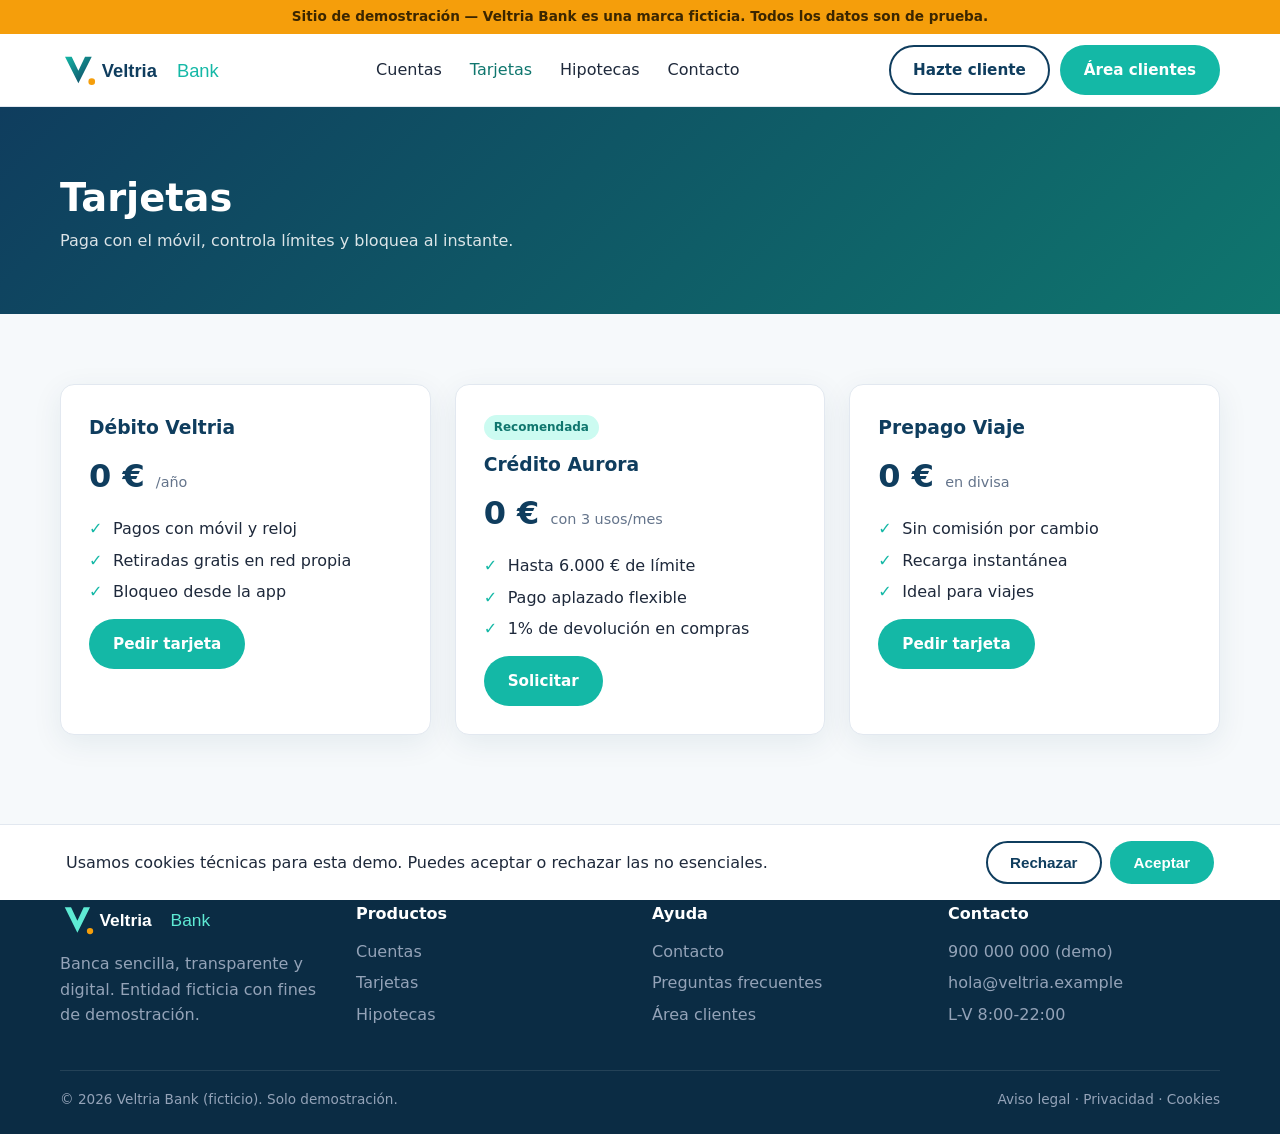
<file: html/tarjetas.html>
<!DOCTYPE html>
<html lang="es">
<head>
<meta charset="UTF-8">
<meta name="viewport" content="width=device-width, initial-scale=1.0">
<title>Tarjetas | Veltria Bank (demo)</title>
<link rel="icon" href="../images/favicon.svg" type="image/svg+xml">
<link rel="stylesheet" href="../css/styles.css">
</head>
<body>
<div class="demo-banner">Sitio de demostración — Veltria Bank es una marca ficticia. Todos los datos son de prueba.</div>
<header><div class="container nav">
  <a class="logo" href="../index.html"><img src="../images/logo.svg" alt="Veltria Bank"></a>
  <ul><li><a href="cuentas.html">Cuentas</a></li><li><a href="tarjetas.html" class="active">Tarjetas</a></li><li><a href="hipotecas.html">Hipotecas</a></li><li><a href="contacto.html">Contacto</a></li></ul>
  <div class="nav-actions">
    <a class="btn btn-outline" href="contacto.html">Hazte cliente</a>
    <a class="btn btn-primary" href="login.html">Área clientes</a>
    <button class="menu-toggle" aria-label="Menú">☰</button>
  </div>
</div></header>

<section class="page-hero"><div class="container"><h1>Tarjetas</h1><p>Paga con el móvil, controla límites y bloquea al instante.</p></div></section>
<section><div class="container grid grid-3">
  <div class="card"><h3>Débito Veltria</h3><div class="price">0 € <small>/año</small></div><ul class="check"><li>Pagos con móvil y reloj</li><li>Retiradas gratis en red propia</li><li>Bloqueo desde la app</li></ul><a class="btn btn-primary" href="contacto.html">Pedir tarjeta</a></div>
  <div class="card"><span class="tag">Recomendada</span><h3>Crédito Aurora</h3><div class="price">0 € <small>con 3 usos/mes</small></div><ul class="check"><li>Hasta 6.000 € de límite</li><li>Pago aplazado flexible</li><li>1% de devolución en compras</li></ul><a class="btn btn-primary" href="contacto.html">Solicitar</a></div>
  <div class="card"><h3>Prepago Viaje</h3><div class="price">0 € <small>en divisa</small></div><ul class="check"><li>Sin comisión por cambio</li><li>Recarga instantánea</li><li>Ideal para viajes</li></ul><a class="btn btn-primary" href="contacto.html">Pedir tarjeta</a></div>
</div></section>

<footer class="site"><div class="container">
  <div class="grid grid-4">
    <div><img src="../images/logo-white.svg" alt="Veltria Bank" style="height:38px;margin-bottom:12px"><p>Banca sencilla, transparente y digital. Entidad ficticia con fines de demostración.</p></div>
    <div><h4>Productos</h4><ul><li><a href="cuentas.html">Cuentas</a></li><li><a href="tarjetas.html">Tarjetas</a></li><li><a href="hipotecas.html">Hipotecas</a></li></ul></div>
    <div><h4>Ayuda</h4><ul><li><a href="contacto.html">Contacto</a></li><li><a href="contacto.html#faq">Preguntas frecuentes</a></li><li><a href="login.html">Área clientes</a></li></ul></div>
    <div><h4>Contacto</h4><ul><li>900 000 000 (demo)</li><li>hola@veltria.example</li><li>L-V 8:00-22:00</li></ul></div>
  </div>
  <div class="bottom"><span>© <span class="year"></span> Veltria Bank (ficticio). Solo demostración.</span><span>Aviso legal · Privacidad · Cookies</span></div>
</div></footer>
<div class="cookie"><div class="container"><span>Usamos cookies técnicas para esta demo. Puedes aceptar o rechazar las no esenciales.</span>
<div style="display:flex;gap:8px"><button class="btn btn-outline" data-msg="Cookies no esenciales rechazadas">Rechazar</button><button class="btn btn-primary" data-msg="Preferencias guardadas">Aceptar</button></div></div></div>
<script src="../js/data.js"></script>
<script src="../js/main.js"></script>
</body>
</html>
</file>
<file: css/styles.css>
:root{--navy:#0f3d5e;--navy-2:#0b2c44;--teal:#14b8a6;--teal-d:#0f766e;--amber:#f59e0b;--bg:#f6f9fb;--text:#1e293b;--muted:#64748b;--line:#e2e8f0;--r:14px;--sh:0 8px 30px rgba(15,61,94,.08)}
*{box-sizing:border-box;margin:0;padding:0}
body{font-family:"Segoe UI",system-ui,-apple-system,Helvetica,Arial,sans-serif;color:var(--text);background:var(--bg);line-height:1.6}
a{color:var(--teal-d);text-decoration:none}
img{max-width:100%;display:block}
.container{width:min(1160px,92%);margin:auto}
.demo-banner{background:var(--amber);color:#3b2600;text-align:center;font-size:.85rem;padding:6px 10px;font-weight:600}
header{background:#fff;border-bottom:1px solid var(--line);position:sticky;top:0;z-index:50}
.nav{display:flex;align-items:center;justify-content:space-between;height:72px}
.nav .logo img{height:40px}
.nav ul{display:flex;gap:28px;list-style:none}
.nav ul a{color:var(--text);font-weight:500}
.nav ul a:hover,.nav ul a.active{color:var(--teal-d)}
.nav-actions{display:flex;gap:10px;align-items:center}
.menu-toggle{display:none;background:none;border:0;font-size:1.6rem;cursor:pointer;color:var(--navy)}
.btn{display:inline-block;padding:11px 22px;border-radius:999px;font-weight:600;border:2px solid transparent;cursor:pointer;font-size:.95rem;transition:.2s}
.btn-primary{background:var(--teal);color:#fff}.btn-primary:hover{background:var(--teal-d)}
.btn-outline{border-color:var(--navy);color:var(--navy);background:transparent}.btn-outline:hover{background:var(--navy);color:#fff}
.btn-light{background:#fff;color:var(--navy)}
.hero{background:linear-gradient(135deg,#e6fffb 0%,#fff 60%);padding:80px 0}
.hero .container{display:grid;grid-template-columns:1.1fr .9fr;gap:40px;align-items:center}
.hero h1{font-size:clamp(2rem,4vw,3.2rem);line-height:1.15;color:var(--navy);margin-bottom:18px}
.hero h1 span{color:var(--teal)}
.hero p{font-size:1.15rem;color:var(--muted);margin-bottom:28px;max-width:520px}
.hero .cta{display:flex;gap:12px;flex-wrap:wrap}
.page-hero{background:linear-gradient(135deg,var(--navy),var(--teal-d));color:#fff;padding:60px 0}
.page-hero h1{font-size:2.4rem}.page-hero p{opacity:.85;max-width:620px}
section{padding:70px 0}
.section-title{text-align:center;margin-bottom:44px}
.section-title h2{font-size:2rem;color:var(--navy)}
.section-title p{color:var(--muted)}
.grid{display:grid;gap:24px}
.grid-3{grid-template-columns:repeat(3,1fr)}.grid-2{grid-template-columns:repeat(2,1fr)}.grid-4{grid-template-columns:repeat(4,1fr)}
.card{background:#fff;border:1px solid var(--line);border-radius:var(--r);padding:28px;box-shadow:var(--sh);transition:.2s}
.card:hover{transform:translateY(-3px)}
.card img.icon{width:48px;height:48px;margin-bottom:14px}
.card h3{color:var(--navy);margin-bottom:8px}
.card p{color:var(--muted);margin-bottom:14px}
.tag{display:inline-block;background:#ccfbf1;color:var(--teal-d);font-size:.75rem;font-weight:700;padding:3px 10px;border-radius:999px;margin-bottom:10px}
.price{font-size:2rem;font-weight:700;color:var(--navy)}.price small{font-size:.9rem;color:var(--muted);font-weight:400}
ul.check{list-style:none;margin:14px 0}ul.check li{padding-left:24px;position:relative;margin:6px 0}
ul.check li::before{content:"✓";position:absolute;left:0;color:var(--teal);font-weight:700}
.stats{background:var(--navy);color:#fff}
.stats .grid-4{text-align:center}.stats strong{font-size:2.2rem;display:block;color:#5eead4}
.calc{background:#fff;border-radius:var(--r);padding:32px;box-shadow:var(--sh)}
.form-row{margin-bottom:18px}
label{display:block;font-weight:600;margin-bottom:6px;font-size:.92rem}
input,select,textarea{width:100%;padding:12px 14px;border:1px solid var(--line);border-radius:10px;font:inherit;background:#fff}
input:focus,select:focus,textarea:focus{outline:2px solid var(--teal);border-color:transparent}
input[type=range]{padding:0}
.result{background:#e6fffb;border-radius:12px;padding:20px;text-align:center;margin-top:16px}
.result strong{font-size:2rem;color:var(--navy)}
.testimonial{font-style:italic}.testimonial footer{font-style:normal;font-weight:600;margin-top:10px;color:var(--navy)}
.cta-band{background:linear-gradient(135deg,var(--teal),var(--navy));color:#fff;border-radius:20px;padding:48px;display:flex;justify-content:space-between;align-items:center;gap:20px;flex-wrap:wrap}
.cta-band h2{font-size:1.8rem}
.faq details{background:#fff;border:1px solid var(--line);border-radius:12px;padding:16px 20px;margin-bottom:10px}
.faq summary{font-weight:600;cursor:pointer;color:var(--navy)}
.faq details p{margin-top:10px;color:var(--muted)}
table{width:100%;border-collapse:collapse;background:#fff}
th,td{padding:12px 14px;text-align:left;border-bottom:1px solid var(--line);font-size:.93rem}
th{background:#f1f5f9;color:var(--navy);font-weight:600}
.amount-pos{color:#059669;font-weight:600}.amount-neg{color:#dc2626;font-weight:600}
.login-wrap{min-height:calc(100vh - 200px);display:grid;place-items:center;padding:40px 0}
.login-box{background:#fff;padding:40px;border-radius:20px;box-shadow:var(--sh);width:min(420px,92%)}
.login-box h1{color:var(--navy);font-size:1.6rem;margin-bottom:6px}
.note{background:#fef3c7;border-left:4px solid var(--amber);padding:10px 14px;border-radius:8px;font-size:.85rem;margin:16px 0}
.dash{display:grid;grid-template-columns:240px 1fr;min-height:calc(100vh - 110px)}
.sidebar{background:var(--navy);color:#cbd5e1;padding:28px 18px}
.sidebar a{display:block;color:#cbd5e1;padding:10px 14px;border-radius:10px;margin-bottom:4px}
.sidebar a.active,.sidebar a:hover{background:rgba(255,255,255,.1);color:#fff}
.dash-main{padding:32px}
.dash-main h1{color:var(--navy);margin-bottom:4px}
.balance-card{background:linear-gradient(135deg,var(--navy),var(--teal-d));color:#fff;border-radius:var(--r);padding:24px}
.balance-card .big{font-size:1.9rem;font-weight:700}
.balance-card small{opacity:.8}
.bar{height:10px;background:#e2e8f0;border-radius:99px;overflow:hidden;margin-top:6px}.bar span{display:block;height:100%;background:var(--teal)}
.toast{position:fixed;bottom:24px;right:24px;background:var(--navy);color:#fff;padding:14px 20px;border-radius:12px;box-shadow:var(--sh);opacity:0;transform:translateY(20px);transition:.3s;z-index:99}
.toast.show{opacity:1;transform:none}
.cookie{position:fixed;bottom:0;left:0;right:0;background:#fff;border-top:1px solid var(--line);padding:16px;display:none;z-index:98}
.cookie .container{display:flex;justify-content:space-between;gap:16px;align-items:center;flex-wrap:wrap}
footer.site{background:var(--navy-2);color:#94a3b8;padding:56px 0 24px;margin-top:40px}
footer.site .grid-4 h4{color:#fff;margin-bottom:12px}
footer.site ul{list-style:none}footer.site li{margin:6px 0}footer.site a{color:#94a3b8}footer.site a:hover{color:#fff}
footer.site .bottom{border-top:1px solid rgba(255,255,255,.1);margin-top:36px;padding-top:18px;font-size:.85rem;display:flex;justify-content:space-between;flex-wrap:wrap;gap:10px}
@media(max-width:900px){
 .hero .container,.grid-3,.grid-2,.grid-4{grid-template-columns:1fr}
 .menu-toggle{display:block}
 .nav ul{display:none;position:absolute;top:72px;left:0;right:0;background:#fff;flex-direction:column;padding:20px 4%;gap:14px;border-bottom:1px solid var(--line)}
 .nav ul.open{display:flex}
 .nav-actions .btn-outline{display:none}
 .dash{grid-template-columns:1fr}.sidebar{display:flex;overflow-x:auto;padding:10px}.sidebar a{white-space:nowrap}
}
</file>
